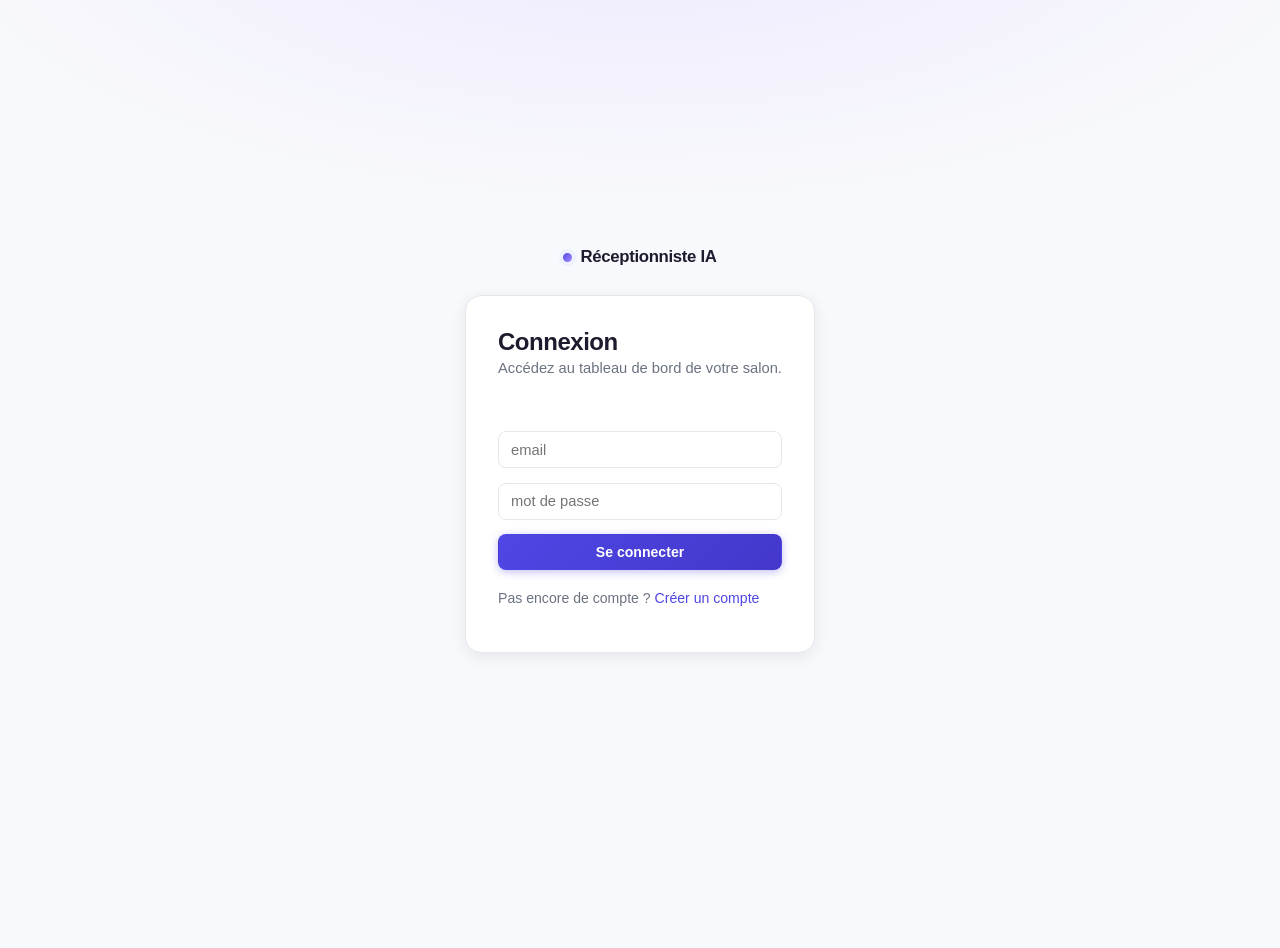
<file: frontend/site/index.html>
<!DOCTYPE html>
<html lang="fr">
<head>
<meta charset="UTF-8">
<title>Connexion — Réceptionniste IA</title>
<link rel="stylesheet" href="style.css?v=3">
</head>
<body>
  <div class="auth-wrap">
    <div class="page-narrow">
      <div class="brand"><span class="dot"></span> Réceptionniste IA</div>
      <div class="card">
        <h1>Connexion</h1>
        <p class="subtitle">Accédez au tableau de bord de votre salon.</p>
        <p id="message"></p>

        <form id="login-form">
          <input type="email" id="email" placeholder="email" required>
          <input type="password" id="mot-de-passe" placeholder="mot de passe" required>
          <button type="submit" class="primary">Se connecter</button>
        </form>

        <p style="margin-top: 1.25rem; font-size: 0.88rem; color: var(--muted)">
          Pas encore de compte ? <a href="signup.html">Créer un compte</a>
        </p>
      </div>
    </div>
  </div>

<script>
document.getElementById('login-form').addEventListener('submit', async (e) => {
  e.preventDefault();
  const email = document.getElementById('email').value;
  const mot_de_passe = document.getElementById('mot-de-passe').value;

  const res = await fetch('/api/auth/login', {
    method: 'POST',
    credentials: 'include',
    headers: { 'Content-Type': 'application/json' },
    body: JSON.stringify({ email, mot_de_passe }),
  });

  if (!res.ok) {
    document.getElementById('message').textContent =
      res.status === 429 ? "Trop de tentatives, réessayez plus tard." : "Email ou mot de passe incorrect.";
    return;
  }

  const salons = await (await fetch('/api/salons', { credentials: 'include' })).json();
  if (salons.length === 1) {
    location.href = `salon.html?id=${salons[0].id}`;
  } else {
    location.href = 'salons.html';
  }
});
</script>
</body>
</html>
</file>
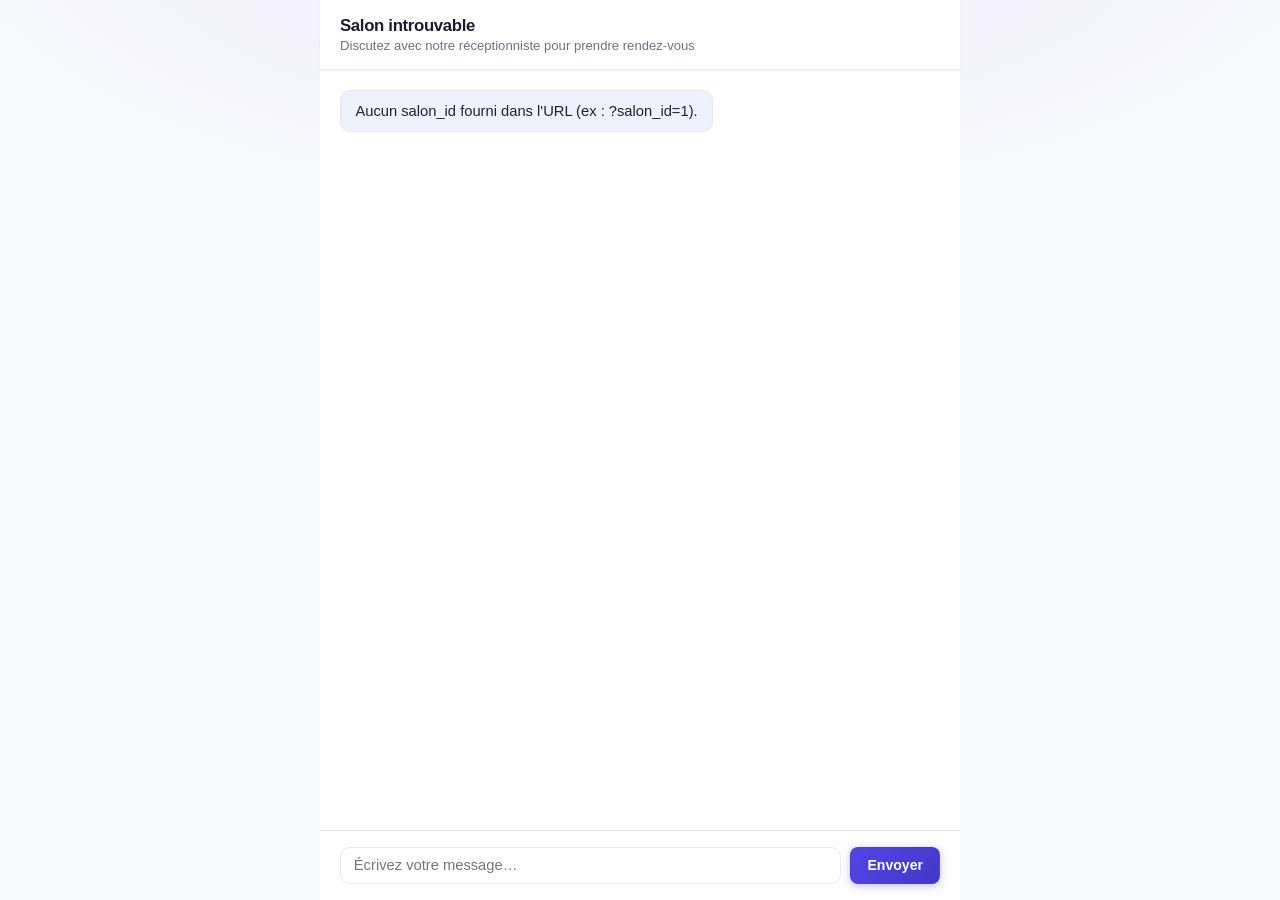
<file: frontend/site/chat.html>
<!DOCTYPE html>
<html lang="fr">
<head>
<meta charset="UTF-8">
<meta name="viewport" content="width=device-width, initial-scale=1.0">
<title>Chat — Prise de rendez-vous</title>
<link rel="stylesheet" href="style.css?v=3">
<style>
  html, body { height: 100%; }
  body { display: flex; justify-content: center; }
  .chat-page {
    width: 100%;
    max-width: 640px;
    height: 100vh;
    display: flex;
    flex-direction: column;
    background: var(--surface);
  }
  .chat-header {
    padding: 1rem 1.25rem;
    border-bottom: 1px solid var(--border);
    box-shadow: var(--shadow-sm);
  }
  .chat-header h1 { font-size: 1.05rem; margin: 0; }
  .chat-header p { margin: 0.15rem 0 0; font-size: 0.82rem; color: var(--muted); }
  .messages {
    flex: 1;
    overflow-y: auto;
    padding: 1.25rem;
    display: flex;
    flex-direction: column;
    gap: 0.6rem;
  }
  .bulle {
    max-width: 75%;
    padding: 0.6rem 0.9rem;
    border-radius: var(--radius);
    font-size: 0.92rem;
    line-height: 1.4;
    animation: rise 0.2s ease;
    white-space: pre-wrap;
  }
  .bulle.client {
    align-self: flex-end;
    background: linear-gradient(135deg, var(--primary), var(--primary-dark));
    color: #fff;
  }
  .bulle.bot {
    align-self: flex-start;
    background: var(--primary-light);
    border: 1px solid var(--border);
    color: #1f2330;
  }
  .typing {
    align-self: flex-start;
    font-size: 0.82rem;
    color: var(--muted);
    padding: 0 0.3rem;
    display: none;
  }
  .typing.visible { display: block; }
  .saisie {
    display: flex;
    gap: 0.6rem;
    padding: 1rem 1.25rem;
    border-top: 1px solid var(--border);
  }
  .saisie input {
    flex: 1;
    border: 1px solid var(--border);
    border-radius: var(--radius);
    padding: 0.6rem 0.8rem;
    font-size: 0.92rem;
  }
  .saisie input:focus { outline: none; border-color: var(--primary); box-shadow: 0 0 0 3px var(--primary-light); }
</style>
</head>
<body>
  <div class="chat-page">
    <div class="chat-header">
      <h1 id="nom-salon">Chargement…</h1>
      <p>Discutez avec notre réceptionniste pour prendre rendez-vous</p>
    </div>
    <div class="messages" id="messages"></div>
    <div class="typing" id="typing">Rachel est en train d'écrire…</div>
    <div class="saisie">
      <input type="text" id="champ-message" placeholder="Écrivez votre message…" autocomplete="off">
      <button class="primary" id="bouton-envoyer">Envoyer</button>
    </div>
  </div>

<script src="reservation-modal.js?v=1"></script>
<script>
const salonId = new URLSearchParams(location.search).get("salon_id");
const messagesEl = document.getElementById("messages");
const typingEl = document.getElementById("typing");
const champEl = document.getElementById("champ-message");
const nomSalonEl = document.getElementById("nom-salon");

function ajouterBulle(texte, role) {
  const bulle = document.createElement("div");
  bulle.className = `bulle ${role === "client" ? "client" : "bot"}`;
  bulle.textContent = texte;
  messagesEl.appendChild(bulle);
  messagesEl.scrollTop = messagesEl.scrollHeight;
}

if (!salonId) {
  nomSalonEl.textContent = "Salon introuvable";
  ajouterBulle("Aucun salon_id fourni dans l'URL (ex : ?salon_id=1).", "bot");
} else {
  const protocole = location.protocol === "https:" ? "wss" : "ws";
  const socket = new WebSocket(`${protocole}://${location.host}/chat/ws?salon_id=${salonId}`);

  socket.addEventListener("open", () => { typingEl.classList.add("visible"); });

  socket.addEventListener("message", (event) => {
    const data = JSON.parse(event.data);
    typingEl.classList.remove("visible");
    if (data.nom_salon) nomSalonEl.textContent = data.nom_salon;
    if (data.role === "assistant" || data.role === "error") ajouterBulle(data.content, "bot");
    if (data.type === "reservation_confirmee") afficherConfirmationReservation(data);
  });

  socket.addEventListener("close", () => { typingEl.classList.remove("visible"); });

  function envoyer() {
    const texte = champEl.value.trim();
    if (!texte || socket.readyState !== WebSocket.OPEN) return;
    ajouterBulle(texte, "client");
    socket.send(JSON.stringify({ message: texte }));
    champEl.value = "";
    typingEl.classList.add("visible");
  }

  document.getElementById("bouton-envoyer").addEventListener("click", envoyer);
  champEl.addEventListener("keydown", (event) => {
    if (event.key === "Enter") envoyer();
  });
}
</script>
</body>
</html>
</file>
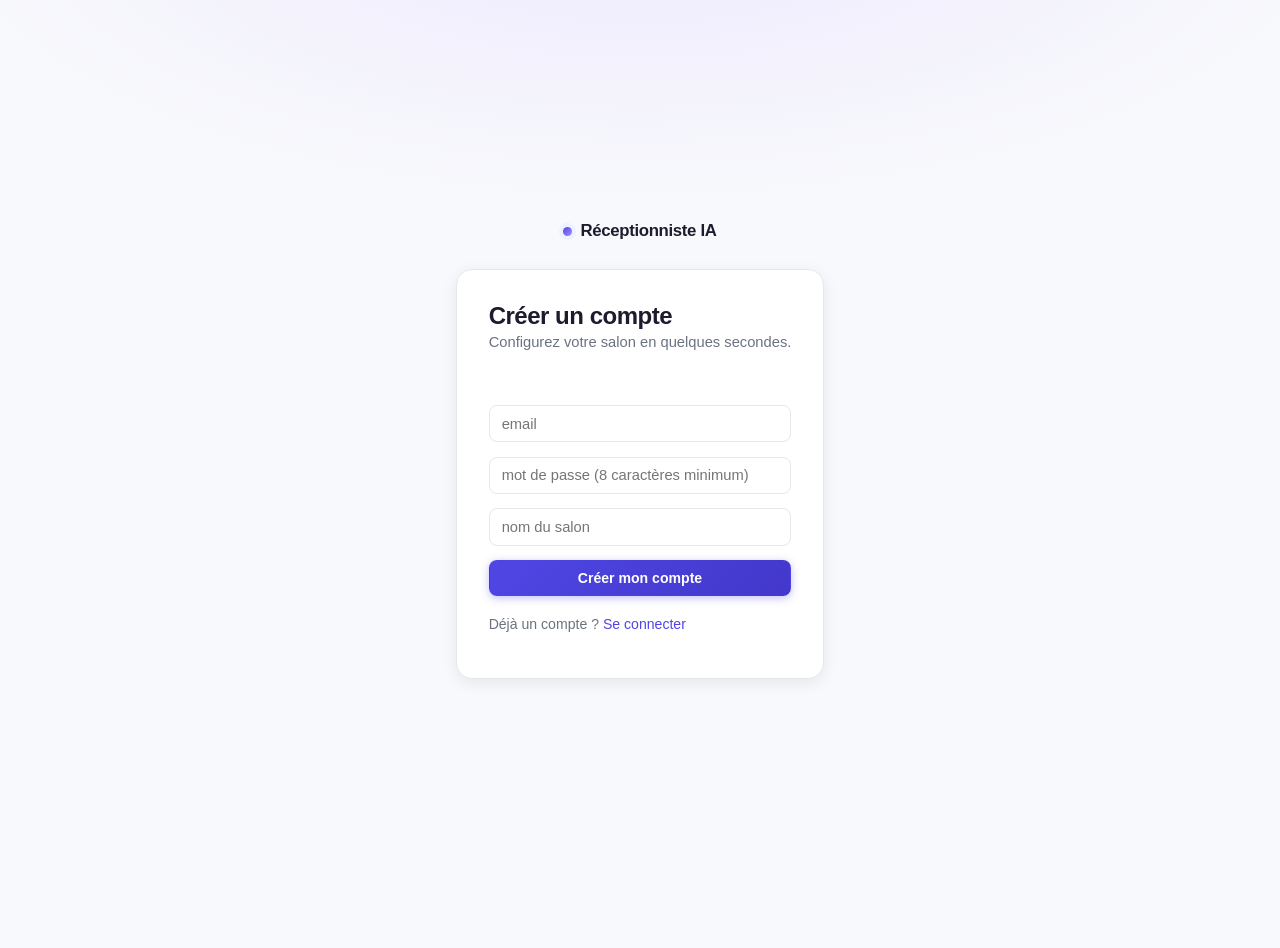
<file: frontend/site/signup.html>
<!DOCTYPE html>
<html lang="fr">
<head>
<meta charset="UTF-8">
<title>Créer un compte — Réceptionniste IA</title>
<link rel="stylesheet" href="style.css?v=3">
</head>
<body>
  <div class="auth-wrap">
    <div class="page-narrow">
      <div class="brand"><span class="dot"></span> Réceptionniste IA</div>
      <div class="card">
        <h1>Créer un compte</h1>
        <p class="subtitle">Configurez votre salon en quelques secondes.</p>
        <p id="message"></p>

        <form id="signup-form">
          <input type="email" id="email" placeholder="email" required>
          <input type="password" id="mot-de-passe" placeholder="mot de passe (8 caractères minimum)" minlength="8" required>
          <input type="text" id="nom-salon" placeholder="nom du salon" required>
          <button type="submit" class="primary">Créer mon compte</button>
        </form>

        <p style="margin-top: 1.25rem; font-size: 0.88rem; color: var(--muted)">
          Déjà un compte ? <a href="index.html">Se connecter</a>
        </p>
      </div>
    </div>
  </div>

<script>
document.getElementById('signup-form').addEventListener('submit', async (e) => {
  e.preventDefault();
  const email = document.getElementById('email').value;
  const mot_de_passe = document.getElementById('mot-de-passe').value;
  const nom = document.getElementById('nom-salon').value;

  const resSignup = await fetch('/api/auth/signup', {
    method: 'POST',
    credentials: 'include',
    headers: { 'Content-Type': 'application/json' },
    body: JSON.stringify({ email, mot_de_passe }),
  });

  if (!resSignup.ok) {
    const detail = (await resSignup.json().catch(() => null))?.detail;
    document.getElementById('message').textContent = detail || "Erreur lors de la création du compte.";
    return;
  }

  const resSalon = await fetch('/api/salons', {
    method: 'POST',
    credentials: 'include',
    headers: { 'Content-Type': 'application/json' },
    body: JSON.stringify({ nom, horaires: {}, fermetures_exceptionnelles: [], prestations: {} }),
  });

  if (!resSalon.ok) {
    // le compte est créé mais le salon a échoué : on renvoie vers la sélection,
    // qui propose de créer un salon si aucun n'existe encore
    location.href = 'salons.html';
    return;
  }

  const salon = await resSalon.json();
  location.href = `salon.html?id=${salon.id}`;
});
</script>
</body>
</html>
</file>
<file: frontend/site/style.css>
:root {
  --primary: #4f46e5;
  --primary-dark: #4338ca;
  --primary-light: #eef2ff;
  --danger: #dc2626;
  --danger-light: #fef2f2;
  --success: #16a34a;
  --success-light: #f0fdf4;
  --ink: #1e1b2e;
  --muted: #6b7280;
  --border: #e5e7eb;
  --surface: #ffffff;
  --radius: 10px;
  --shadow-sm: 0 1px 2px rgba(16, 24, 40, 0.06);
  --shadow: 0 4px 16px rgba(16, 24, 40, 0.08);
  --shadow-lg: 0 12px 32px rgba(16, 24, 40, 0.12);
}

* { box-sizing: border-box; }

body {
  font-family: -apple-system, BlinkMacSystemFont, "Segoe UI", Inter, Roboto, sans-serif;
  margin: 0;
  padding: 0 1.25rem 3rem;
  color: var(--ink);
  background:
    radial-gradient(1200px 500px at 50% -10%, #ede9fe 0%, rgba(237, 233, 254, 0) 60%),
    #f8f9fc;
  min-height: 100vh;
  -webkit-font-smoothing: antialiased;
}

.page { max-width: 760px; margin: 0 auto; }
.page-narrow { max-width: 420px; margin: 0 auto; }

h1 { font-size: 1.5rem; font-weight: 700; letter-spacing: -0.02em; margin: 0 0 0.25rem; }
h2 { font-size: 1.05rem; font-weight: 600; margin: 2rem 0 0.75rem; color: var(--ink); }
h3 { font-size: 0.9rem; font-weight: 600; color: var(--muted); text-transform: uppercase; letter-spacing: 0.04em; margin: 1.25rem 0 0.5rem; }
p.subtitle { color: var(--muted); margin: 0 0 1.5rem; font-size: 0.92rem; }
a { color: var(--primary); text-decoration: none; }
a:hover { text-decoration: underline; }

.card {
  background: var(--surface);
  border: 1px solid var(--border);
  border-radius: 16px;
  box-shadow: var(--shadow);
  padding: 2rem;
  animation: rise 0.35s ease both;
}

.auth-wrap {
  min-height: 100vh;
  display: flex;
  align-items: center;
  justify-content: center;
  padding: 2rem 1.25rem;
}

.brand {
  display: flex;
  align-items: center;
  gap: 0.5rem;
  font-weight: 700;
  font-size: 1.05rem;
  letter-spacing: -0.02em;
  margin-bottom: 1.75rem;
  justify-content: center;
}
.brand .dot { width: 9px; height: 9px; border-radius: 50%; background: linear-gradient(135deg, var(--primary), #a78bfa); box-shadow: 0 0 0 4px var(--primary-light); }

form { display: flex; flex-direction: column; gap: 0.9rem; }

label { font-size: 0.82rem; font-weight: 500; color: var(--muted); margin-bottom: -0.45rem; }

input, select, textarea {
  width: 100%;
  padding: 0.6rem 0.75rem;
  border: 1px solid var(--border);
  border-radius: 8px;
  background: #fff;
  font-size: 0.92rem;
  color: var(--ink);
  font-family: inherit;
  transition: border-color 0.15s ease, box-shadow 0.15s ease;
}
textarea { resize: vertical; }
input:focus, select:focus, textarea:focus {
  outline: none;
  border-color: var(--primary);
  box-shadow: 0 0 0 3px var(--primary-light);
}
input:disabled { background: #f9fafb; color: var(--muted); }

button {
  cursor: pointer;
  padding: 0.55rem 1rem;
  font-size: 0.88rem;
  font-weight: 600;
  border: 1px solid var(--border);
  border-radius: 8px;
  background: #fff;
  color: var(--ink);
  transition: transform 0.12s ease, box-shadow 0.12s ease, background 0.12s ease, border-color 0.12s ease;
}
button:hover { background: #f9fafb; box-shadow: var(--shadow-sm); transform: translateY(-1px); }
button:active { transform: translateY(0); }

button.primary { background: linear-gradient(135deg, var(--primary), var(--primary-dark)); color: #fff; border-color: transparent; box-shadow: 0 2px 8px rgba(79, 70, 229, 0.35); }
button.primary:hover { box-shadow: 0 6px 16px rgba(79, 70, 229, 0.4); }

button.danger { border-color: var(--danger); color: var(--danger); background: #fff; }
button.danger:hover { background: var(--danger-light); }

table { width: 100%; border-collapse: collapse; margin-top: 0.5rem; }
th, td { text-align: left; padding: 0.7rem 0.6rem; }
th { font-size: 0.75rem; text-transform: uppercase; letter-spacing: 0.04em; color: var(--muted); font-weight: 600; border-bottom: 1px solid var(--border); }
tbody tr { border-bottom: 1px solid var(--border); transition: background 0.12s ease; }
tbody tr:hover { background: #fafafe; }
tbody tr:last-child { border-bottom: none; }

.badge { display: inline-flex; align-items: center; gap: 0.35rem; padding: 0.2rem 0.6rem; border-radius: 999px; font-size: 0.76rem; font-weight: 600; }
.badge::before { content: ""; width: 6px; height: 6px; border-radius: 50%; background: currentColor; }
.badge-ok, .badge-actif { background: var(--success-light); color: var(--success); }
.badge-off, .badge-suspendu { background: var(--danger-light); color: var(--danger); }
.badge-admin { background: var(--primary-light); color: var(--primary); margin-left: 0.35rem; }

.jour-row { display: flex; align-items: center; gap: 0.75rem; padding: 0.5rem 0; border-bottom: 1px solid var(--border); }
.jour-row:last-child { border-bottom: none; }
.jour-row label.jour { width: 95px; font-size: 0.88rem; font-weight: 500; text-transform: capitalize; display: flex; align-items: center; gap: 0.5rem; }
.jour-row input[type="checkbox"] { width: auto; accent-color: var(--primary); }
.jour-row input[type="time"] { width: 115px; }

.ligne { display: flex; align-items: center; gap: 0.5rem; margin-bottom: 0.5rem; }
.ligne input { margin: 0; }
.ligne input.prestation-nom { flex: 2; }
.ligne input.prestation-prix { flex: 1; }

#message { color: var(--danger); font-size: 0.88rem; min-height: 1.2em; }

.salon-list { display: flex; flex-direction: column; gap: 0.6rem; }
.salon-list a {
  display: flex; align-items: center; justify-content: space-between;
  padding: 0.9rem 1.1rem; border: 1px solid var(--border); border-radius: var(--radius);
  background: #fff; text-decoration: none; color: var(--ink); font-weight: 500;
  transition: border-color 0.12s ease, box-shadow 0.12s ease, transform 0.12s ease;
}
.salon-list a:hover { border-color: var(--primary); box-shadow: var(--shadow-sm); transform: translateY(-1px); }
.salon-list a::after { content: "→"; color: var(--primary); }

.top-bar {
  display: flex; justify-content: space-between; align-items: center;
  max-width: 760px; margin: 0 auto; padding: 1.5rem 0 1.25rem;
}
.top-bar h1 { margin: 0; }
.top-bar nav { display: flex; align-items: center; gap: 1rem; font-size: 0.9rem; }
.top-bar nav select { width: auto; }

.section-card { background: var(--surface); border: 1px solid var(--border); border-radius: var(--radius); box-shadow: var(--shadow-sm); padding: 1.5rem; margin-bottom: 1.25rem; }

#fermetures li {
  display: flex; align-items: center; justify-content: space-between;
  padding: 0.5rem 0.75rem; border: 1px solid var(--border); border-radius: 8px;
  margin-bottom: 0.4rem; font-size: 0.9rem; background: #fafafe;
}
#fermetures button { padding: 0.25rem 0.6rem; font-size: 0.78rem; }

.galerie-photos { display: grid; grid-template-columns: repeat(auto-fill, minmax(110px, 1fr)); gap: 0.6rem; }
.photo-miniature { position: relative; }
.photo-miniature img { width: 100%; height: 100px; object-fit: cover; border-radius: 8px; border: 1px solid var(--border); display: block; }
.photo-miniature .retirer-photo {
  position: absolute; top: 0.3rem; right: 0.3rem; padding: 0.15rem 0.5rem; font-size: 0.72rem;
  background: rgba(255, 255, 255, 0.92);
}

@keyframes rise {
  from { opacity: 0; transform: translateY(6px); }
  to { opacity: 1; transform: translateY(0); }
}

/* ---------- Composants partagés : accueil + page publique salon ---------- */

.etoiles {
  position: relative;
  display: inline-block;
  font-size: 1rem;
  letter-spacing: 1px;
  color: var(--border);
  line-height: 1;
  white-space: nowrap;
}
.etoiles span {
  position: absolute;
  top: 0; left: 0;
  overflow: hidden;
  white-space: nowrap;
  color: #f5b50a;
}
.note-inline { display: inline-flex; align-items: center; gap: 0.4rem; font-size: 0.88rem; }
.note-inline .valeur { font-weight: 700; color: var(--ink); }
.note-inline .nb-avis { color: var(--muted); }
.note-vide { font-size: 0.85rem; color: var(--muted); }
.badge-nouveau {
  display: inline-flex; align-items: center; padding: 0.2rem 0.6rem; border-radius: 999px;
  font-size: 0.76rem; font-weight: 700; background: var(--primary-light); color: var(--primary);
}

.nav-accueil {
  display: flex; align-items: center; justify-content: space-between;
  max-width: 1080px; margin: 0 auto; padding: 1.5rem 1.25rem 0;
}
.nav-accueil a.connexion {
  font-size: 0.88rem; font-weight: 600; color: var(--ink);
  border: 1px solid var(--border); border-radius: 999px; padding: 0.5rem 1.1rem;
  text-decoration: none; transition: border-color 0.15s ease, box-shadow 0.15s ease;
}
.nav-accueil a.connexion:hover { border-color: var(--primary); box-shadow: var(--shadow-sm); text-decoration: none; }

.badge-statut { display: inline-flex; align-items: center; gap: 0.4rem; padding: 0.25rem 0.65rem; border-radius: 999px; font-size: 0.78rem; font-weight: 700; }
.badge-statut::before { content: ""; width: 7px; height: 7px; border-radius: 50%; background: currentColor; }
.badge-statut.ouvert { background: var(--success-light); color: var(--success); }
.badge-statut.ferme { background: var(--danger-light); color: var(--danger); }

.cartes-salons {
  display: grid;
  grid-template-columns: repeat(auto-fill, minmax(230px, 1fr));
  gap: 1.1rem;
}
.carte-salon {
  background: var(--surface);
  border: 1px solid var(--border);
  border-radius: 16px;
  overflow: hidden;
  text-decoration: none;
  color: var(--ink);
  box-shadow: var(--shadow-sm);
  transition: transform 0.18s ease, box-shadow 0.18s ease, border-color 0.18s ease;
  animation: rise 0.35s ease both;
  display: flex;
  flex-direction: column;
}
.carte-salon:hover { transform: translateY(-3px); box-shadow: var(--shadow-lg); border-color: var(--primary); }
.carte-salon .vignette {
  width: 100%; height: 150px; object-fit: cover; background: var(--primary-light);
  display: flex; align-items: center; justify-content: center; color: var(--primary); font-size: 2rem; font-weight: 700;
}
.carte-salon .corps { padding: 1rem 1.1rem 1.15rem; display: flex; flex-direction: column; gap: 0.3rem; flex: 1; }
.carte-salon h4 { margin: 0; font-size: 1rem; font-weight: 700; letter-spacing: -0.01em; }
.carte-salon .ville { margin: 0; font-size: 0.85rem; color: var(--muted); }
.carte-salon .distance { font-size: 0.78rem; color: var(--primary); font-weight: 600; }

.bouton-flottant {
  position: fixed;
  bottom: 1.5rem;
  right: 1.5rem;
  z-index: 60;
  padding: 0.85rem 1.4rem;
  border-radius: 999px;
  font-size: 0.95rem;
  box-shadow: 0 8px 24px rgba(79, 70, 229, 0.4);
}

/* ---------- Modale de confirmation de réservation (chat) ---------- */

.fond-modale-reservation {
  position: fixed;
  inset: 0;
  background: rgba(17, 17, 27, 0.5);
  display: flex;
  align-items: center;
  justify-content: center;
  padding: 1.25rem;
  z-index: 100;
  animation: apparition-fond 0.18s ease;
}
@keyframes apparition-fond { from { opacity: 0; } to { opacity: 1; } }

.modale-reservation {
  background: var(--surface);
  border-radius: 16px;
  box-shadow: var(--shadow-lg);
  padding: 2rem;
  max-width: 360px;
  width: 100%;
  text-align: center;
  animation: rise 0.25s ease both;
}
.modale-reservation h2 { margin: 0.75rem 0 1rem; font-size: 1.15rem; }

.icone-validation { display: flex; justify-content: center; }
.icone-validation svg { width: 56px; height: 56px; }
.icone-validation circle,
.icone-validation path { stroke: var(--success); stroke-width: 3; fill: none; stroke-linecap: round; stroke-linejoin: round; }

.recap-reservation { margin: 0 0 1.5rem; text-align: left; font-size: 0.9rem; }
.recap-reservation dt { color: var(--muted); font-size: 0.78rem; text-transform: uppercase; letter-spacing: 0.03em; margin-top: 0.6rem; }
.recap-reservation dt:first-child { margin-top: 0; }
.recap-reservation dd { margin: 0.1rem 0 0; font-weight: 600; color: var(--ink); }

.actions-modale-reservation { display: flex; flex-direction: column; gap: 0.6rem; }

@media (max-width: 520px) {
  .card { padding: 1.5rem; }
  .jour-row { flex-wrap: wrap; }
  .modale-reservation { padding: 1.5rem; }
}
</file>
